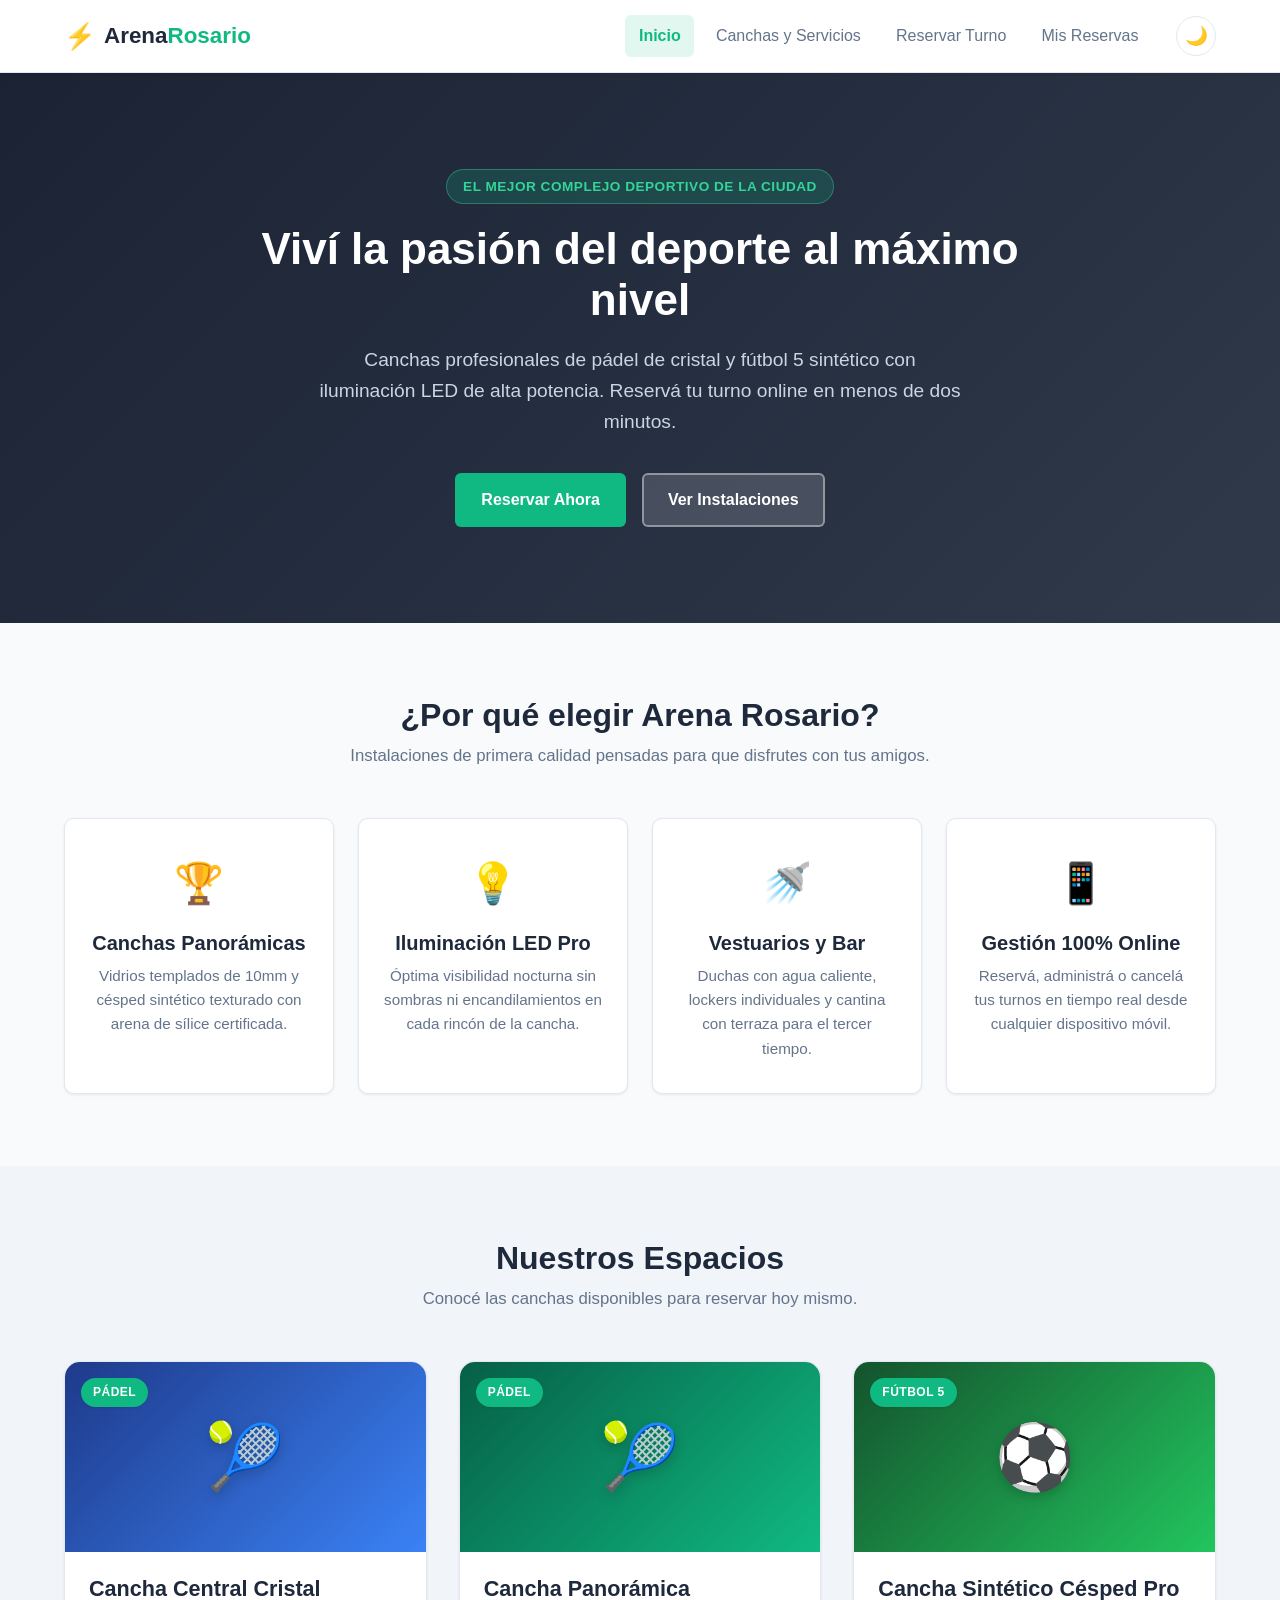
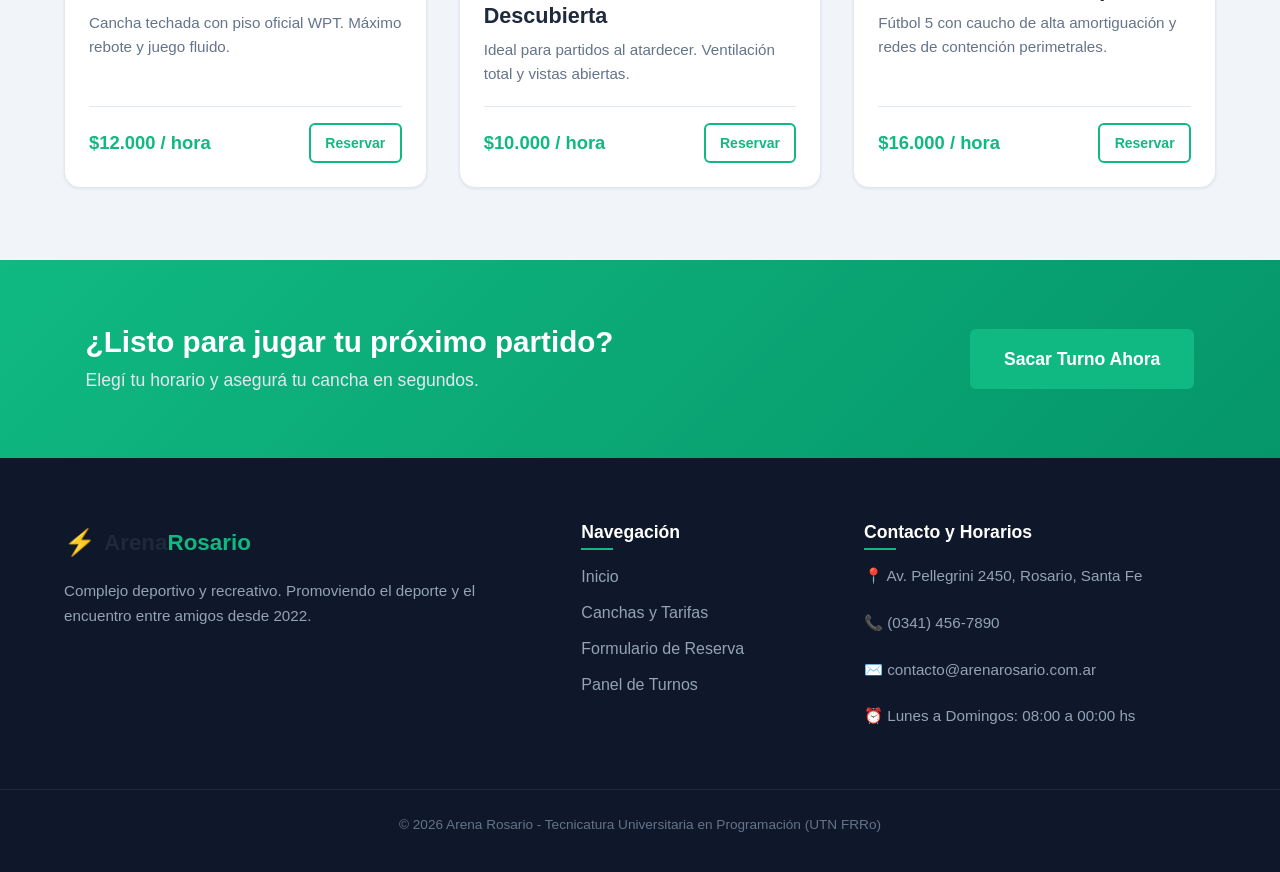
<file: index.html>
<!DOCTYPE html>
<html lang="es">
<head>
    <meta charset="UTF-8">
    <meta http-equiv="X-UA-Compatible" content="IE=edge">
    <meta name="viewport" content="width=device-width, initial-scale=1.0">
    <title>Arena Rosario | Complejo de Pádel y Fútbol</title>
    <!-- Favicon -->
    <link rel="icon" href="assets/icons/favicon.svg" type="image/svg+xml">
    <!-- Estilos CSS nativos (sin frameworks) -->
    <link rel="stylesheet" href="css/base.css">
    <link rel="stylesheet" href="css/layout.css">
    <link rel="stylesheet" href="css/components.css">
</head>
<body>

    <!-- Encabezado principal y Navegación -->
    <header class="main-header">
        <div class="header-container">
            <a href="index.html" class="logo">
                <span class="logo-icon">⚡</span>
                <span class="logo-text">Arena<strong>Rosario</strong></span>
            </a>

            <!-- Botón menú hamburguesa (Mobile / Tablet) -->
            <button class="menu-toggle" id="btn-menu" aria-label="Abrir menú de navegación">
                <span class="hamburger-bar"></span>
                <span class="hamburger-bar"></span>
                <span class="hamburger-bar"></span>
            </button>

            <!-- Barra de navegación -->
            <nav class="main-nav" id="main-nav">
                <ul class="nav-list">
                    <li><a href="index.html" class="nav-link active">Inicio</a></li>
                    <li><a href="pages/servicios.html" class="nav-link">Canchas y Servicios</a></li>
                    <li><a href="pages/reservar.html" class="nav-link">Reservar Turno</a></li>
                    <li><a href="pages/mis-reservas.html" class="nav-link">Mis Reservas</a></li>
                </ul>

                <!-- Selector de Modo Oscuro / Claro -->
                <button class="theme-toggle" id="btn-theme" title="Cambiar modo de color">
                    <span class="theme-icon" id="theme-icon">🌙</span>
                </button>
            </nav>
        </div>
    </header>

    <!-- Contenido principal -->
    <main>
        <!-- Hero Section con CTA -->
        <section class="hero-section">
            <div class="hero-content">
                <span class="hero-badge">El mejor complejo deportivo de la ciudad</span>
                <h1 class="hero-title">Viví la pasión del deporte al máximo nivel</h1>
                <p class="hero-subtitle">
                    Canchas profesionales de pádel de cristal y fútbol 5 sintético con iluminación LED de alta potencia.
                    Reservá tu turno online en menos de dos minutos.
                </p>
                <div class="hero-actions">
                    <a href="pages/reservar.html" class="btn btn-primary">Reservar Ahora</a>
                    <a href="pages/servicios.html" class="btn btn-secondary">Ver Instalaciones</a>
                </div>
            </div>
        </section>

        <!-- Sección de Beneficios / Características (Flexbox) -->
        <section class="section container">
            <header class="section-header">
                <h2>¿Por qué elegir Arena Rosario?</h2>
                <p>Instalaciones de primera calidad pensadas para que disfrutes con tus amigos.</p>
            </header>

            <div class="features-flex">
                <article class="feature-card">
                    <div class="feature-icon">🏆</div>
                    <h3>Canchas Panorámicas</h3>
                    <p>Vidrios templados de 10mm y césped sintético texturado con arena de sílice certificada.</p>
                </article>

                <article class="feature-card">
                    <div class="feature-icon">💡</div>
                    <h3>Iluminación LED Pro</h3>
                    <p>Óptima visibilidad nocturna sin sombras ni encandilamientos en cada rincón de la cancha.</p>
                </article>

                <article class="feature-card">
                    <div class="feature-icon">🚿</div>
                    <h3>Vestuarios y Bar</h3>
                    <p>Duchas con agua caliente, lockers individuales y cantina con terraza para el tercer tiempo.</p>
                </article>

                <article class="feature-card">
                    <div class="feature-icon">📱</div>
                    <h3>Gestión 100% Online</h3>
                    <p>Reservá, administrá o cancelá tus turnos en tiempo real desde cualquier dispositivo móvil.</p>
                </article>
            </div>
        </section>

        <!-- Sección de Espacios Destacados (CSS Grid) -->
        <section class="section section-alt">
            <div class="container">
                <header class="section-header">
                    <h2>Nuestros Espacios</h2>
                    <p>Conocé las canchas disponibles para reservar hoy mismo.</p>
                </header>

                <div class="courts-grid">
                    <article class="court-card">
                        <div class="court-badge">Pádel</div>
                        <div class="court-image-placeholder court-padel-1">
                            <span class="court-img-icon">🎾</span>
                        </div>
                        <div class="court-info">
                            <h3>Cancha Central Cristal</h3>
                            <p>Cancha techada con piso oficial WPT. Máximo rebote y juego fluido.</p>
                            <div class="court-meta">
                                <span class="court-price">$12.000 / hora</span>
                                <a href="pages/reservar.html" class="btn btn-sm btn-outline">Reservar</a>
                            </div>
                        </div>
                    </article>

                    <article class="court-card">
                        <div class="court-badge">Pádel</div>
                        <div class="court-image-placeholder court-padel-2">
                            <span class="court-img-icon">🎾</span>
                        </div>
                        <div class="court-info">
                            <h3>Cancha Panorámica Descubierta</h3>
                            <p>Ideal para partidos al atardecer. Ventilación total y vistas abiertas.</p>
                            <div class="court-meta">
                                <span class="court-price">$10.000 / hora</span>
                                <a href="pages/reservar.html" class="btn btn-sm btn-outline">Reservar</a>
                            </div>
                        </div>
                    </article>

                    <article class="court-card">
                        <div class="court-badge">Fútbol 5</div>
                        <div class="court-image-placeholder court-futbol">
                            <span class="court-img-icon">⚽</span>
                        </div>
                        <div class="court-info">
                            <h3>Cancha Sintético Césped Pro</h3>
                            <p>Fútbol 5 con caucho de alta amortiguación y redes de contención perimetrales.</p>
                            <div class="court-meta">
                                <span class="court-price">$16.000 / hora</span>
                                <a href="pages/reservar.html" class="btn btn-sm btn-outline">Reservar</a>
                            </div>
                        </div>
                    </article>
                </div>
            </div>
        </section>

        <!-- Llamado a la acción inferior (Banner CTA) -->
        <section class="cta-banner">
            <div class="container cta-container">
                <div>
                    <h2>¿Listo para jugar tu próximo partido?</h2>
                    <p>Elegí tu horario y asegurá tu cancha en segundos.</p>
                </div>
                <a href="pages/reservar.html" class="btn btn-primary btn-lg">Sacar Turno Ahora</a>
            </div>
        </section>
    </main>

    <!-- Pie de página semántico -->
    <footer class="main-footer">
        <div class="container footer-grid">
            <div class="footer-col">
                <div class="logo">
                    <span class="logo-icon">⚡</span>
                    <span class="logo-text">Arena<strong>Rosario</strong></span>
                </div>
                <p class="footer-desc">
                    Complejo deportivo y recreativo. Promoviendo el deporte y el encuentro entre amigos desde 2022.
                </p>
            </div>

            <div class="footer-col">
                <h4>Navegación</h4>
                <ul class="footer-links">
                    <li><a href="index.html">Inicio</a></li>
                    <li><a href="pages/servicios.html">Canchas y Tarifas</a></li>
                    <li><a href="pages/reservar.html">Formulario de Reserva</a></li>
                    <li><a href="pages/mis-reservas.html">Panel de Turnos</a></li>
                </ul>
            </div>

            <div class="footer-col">
                <h4>Contacto y Horarios</h4>
                <address class="footer-address">
                    <p>📍 Av. Pellegrini 2450, Rosario, Santa Fe</p>
                    <p>📞 (0341) 456-7890</p>
                    <p>✉️ contacto@arenarosario.com.ar</p>
                    <p>⏰ Lunes a Domingos: 08:00 a 00:00 hs</p>
                </address>
            </div>
        </div>

        <div class="footer-bottom">
            <p>&copy; 2026 Arena Rosario - Tecnicatura Universitaria en Programación (UTN FRRo)</p>
        </div>
    </footer>

    <!-- Script de interactividad básica (menú y tema) -->
    <script src="js/main.js"></script>
</body>
</html>
</file>
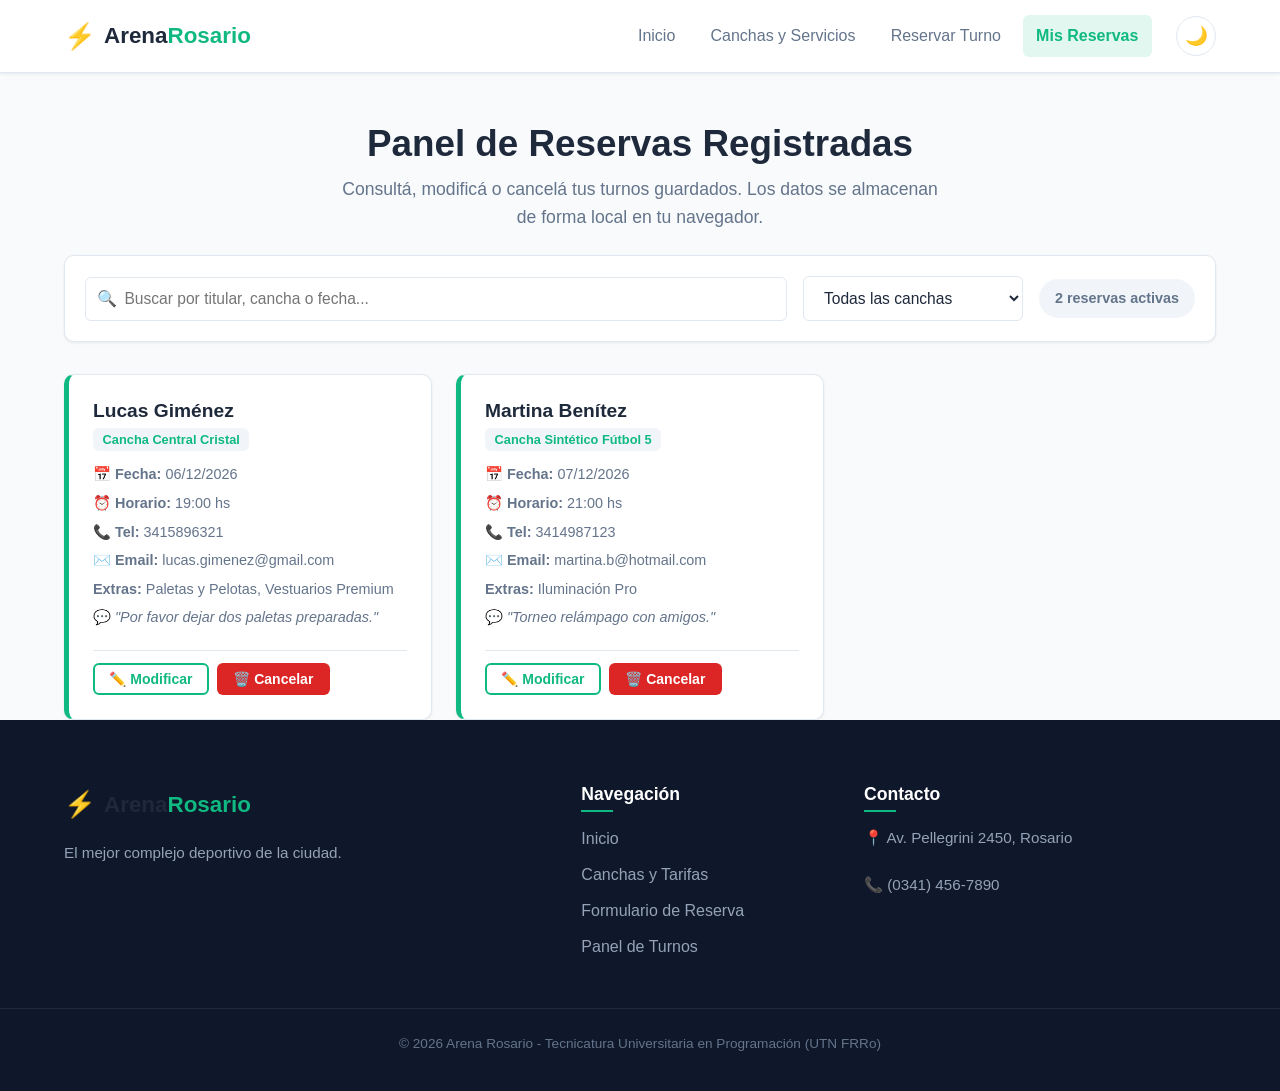
<file: pages/mis-reservas.html>
<!DOCTYPE html>
<html lang="es">
<head>
    <meta charset="UTF-8">
    <meta http-equiv="X-UA-Compatible" content="IE=edge">
    <meta name="viewport" content="width=device-width, initial-scale=1.0">
    <title>Mis Reservas | Arena Rosario</title>
    <link rel="icon" href="../assets/icons/favicon.svg" type="image/svg+xml">
    <!-- Estilos CSS nativos -->
    <link rel="stylesheet" href="../css/base.css">
    <link rel="stylesheet" href="../css/layout.css">
    <link rel="stylesheet" href="../css/components.css">
    <link rel="stylesheet" href="../css/form.css">
</head>
<body>

    <!-- Header y Navegación -->
    <header class="main-header">
        <div class="header-container">
            <a href="../index.html" class="logo">
                <span class="logo-icon">⚡</span>
                <span class="logo-text">Arena<strong>Rosario</strong></span>
            </a>

            <button class="menu-toggle" id="btn-menu" aria-label="Abrir menú de navegación">
                <span class="hamburger-bar"></span>
                <span class="hamburger-bar"></span>
                <span class="hamburger-bar"></span>
            </button>

            <nav class="main-nav" id="main-nav">
                <ul class="nav-list">
                    <li><a href="../index.html" class="nav-link">Inicio</a></li>
                    <li><a href="servicios.html" class="nav-link">Canchas y Servicios</a></li>
                    <li><a href="reservar.html" class="nav-link">Reservar Turno</a></li>
                    <li><a href="mis-reservas.html" class="nav-link active">Mis Reservas</a></li>
                </ul>

                <button class="theme-toggle" id="btn-theme" title="Cambiar modo de color">
                    <span class="theme-icon" id="theme-icon">🌙</span>
                </button>
            </nav>
        </div>
    </header>

    <main>
        <section class="page-header container">
            <h1>Panel de Reservas Registradas</h1>
            <p>Consultá, modificá o cancelá tus turnos guardados. Los datos se almacenan de forma local en tu navegador.</p>
        </section>

        <!-- Barra de herramientas (Buscador + Filtros + Contador) -->
        <section class="container">
            <div class="panel-toolbar">
                <div class="search-box">
                    <span class="search-icon">🔍</span>
                    <input type="text" id="input-buscar" class="form-control" placeholder="Buscar por titular, cancha o fecha...">
                </div>

                <div class="filter-box">
                    <label for="filtro-cancha" class="visually-hidden">Filtrar por cancha</label>
                    <select id="filtro-cancha" class="form-control">
                        <option value="todas">Todas las canchas</option>
                        <option value="Cancha Central Cristal">Cancha Central Cristal</option>
                        <option value="Cancha Panorámica Abierta">Cancha Panorámica Abierta</option>
                        <option value="Cancha Sintético Fútbol 5">Cancha Fútbol 5</option>
                    </select>
                </div>

                <div class="panel-stats">
                    <span class="stats-badge" id="stats-total">0 reservas activas</span>
                </div>
            </div>

            <!-- Alerta de notificaciones del CRUD -->
            <div class="alert hidden" id="panel-alert" role="alert"></div>

            <!-- Contenedor dinámico de reservas (se inyecta vía JS desde LocalStorage) -->
            <div class="reservas-grid" id="contenedor-reservas">
                <!-- Estado vacío por defecto -->
                <div class="empty-state" id="empty-state">
                    <div class="empty-icon">📅</div>
                    <h3>No tenés reservas registradas</h3>
                    <p>Cuando confirmes un turno desde el formulario, aparecerá listado aquí con opciones para editar o cancelar.</p>
                    <a href="reservar.html" class="btn btn-primary">Reservar mi primer turno</a>
                </div>
            </div>
        </section>

        <!-- Modal para Editar Reserva (CRUD Update) -->
        <div class="modal-backdrop hidden" id="modal-edicion">
            <div class="modal-dialog">
                <header class="modal-header">
                    <h3>Modificar Reserva</h3>
                    <button class="modal-close" id="btn-cerrar-modal" aria-label="Cerrar ventana">&times;</button>
                </header>

                <form id="form-editar" class="modal-body" novalidate>
                    <input type="hidden" id="edit-id">

                    <div class="form-group">
                        <label for="edit-nombre">Nombre y Apellido *</label>
                        <input type="text" id="edit-nombre" class="form-control" required>
                    </div>

                    <div class="form-grid-2">
                        <div class="form-group">
                            <label for="edit-fecha">Fecha del Turno *</label>
                            <input type="date" id="edit-fecha" class="form-control" required>
                        </div>
                        <div class="form-group">
                            <label for="edit-horario">Horario *</label>
                            <select id="edit-horario" class="form-control" required>
                                <option value="17:00">17:00 a 18:00 hs</option>
                                <option value="18:00">18:00 a 19:00 hs</option>
                                <option value="19:00">19:00 a 20:00 hs</option>
                                <option value="20:00">20:00 a 21:00 hs</option>
                                <option value="21:00">21:00 a 22:00 hs</option>
                                <option value="22:00">22:00 a 23:00 hs</option>
                            </select>
                        </div>
                    </div>

                    <div class="form-group">
                        <label for="edit-cancha">Cancha *</label>
                        <select id="edit-cancha" class="form-control" required>
                            <option value="Cancha Central Cristal">🎾 Cancha Central Cristal ($12.000)</option>
                            <option value="Cancha Panorámica Abierta">🎾 Cancha Panorámica Abierta ($10.000)</option>
                            <option value="Cancha Sintético Fútbol 5">⚽ Cancha Fútbol 5 ($16.000)</option>
                        </select>
                    </div>

                    <footer class="modal-footer">
                        <button type="button" class="btn btn-secondary" id="btn-cancelar-modal">Cancelar</button>
                        <button type="submit" class="btn btn-primary" id="btn-guardar-modal">Guardar Cambios</button>
                    </footer>
                </form>
            </div>
        </div>
    </main>

    <footer class="main-footer">
        <div class="container footer-grid">
            <div class="footer-col">
                <div class="logo">
                    <span class="logo-icon">⚡</span>
                    <span class="logo-text">Arena<strong>Rosario</strong></span>
                </div>
                <p class="footer-desc">El mejor complejo deportivo de la ciudad.</p>
            </div>
            <div class="footer-col">
                <h4>Navegación</h4>
                <ul class="footer-links">
                    <li><a href="../index.html">Inicio</a></li>
                    <li><a href="servicios.html">Canchas y Tarifas</a></li>
                    <li><a href="reservar.html">Formulario de Reserva</a></li>
                    <li><a href="mis-reservas.html">Panel de Turnos</a></li>
                </ul>
            </div>
            <div class="footer-col">
                <h4>Contacto</h4>
                <address class="footer-address">
                    <p>📍 Av. Pellegrini 2450, Rosario</p>
                    <p>📞 (0341) 456-7890</p>
                </address>
            </div>
        </div>
        <div class="footer-bottom">
            <p>&copy; 2026 Arena Rosario - Tecnicatura Universitaria en Programación (UTN FRRo)</p>
        </div>
    </footer>

    <script src="../js/main.js"></script>
    <script src="../js/reservasCrud.js"></script>
</body>
</html>
</file>
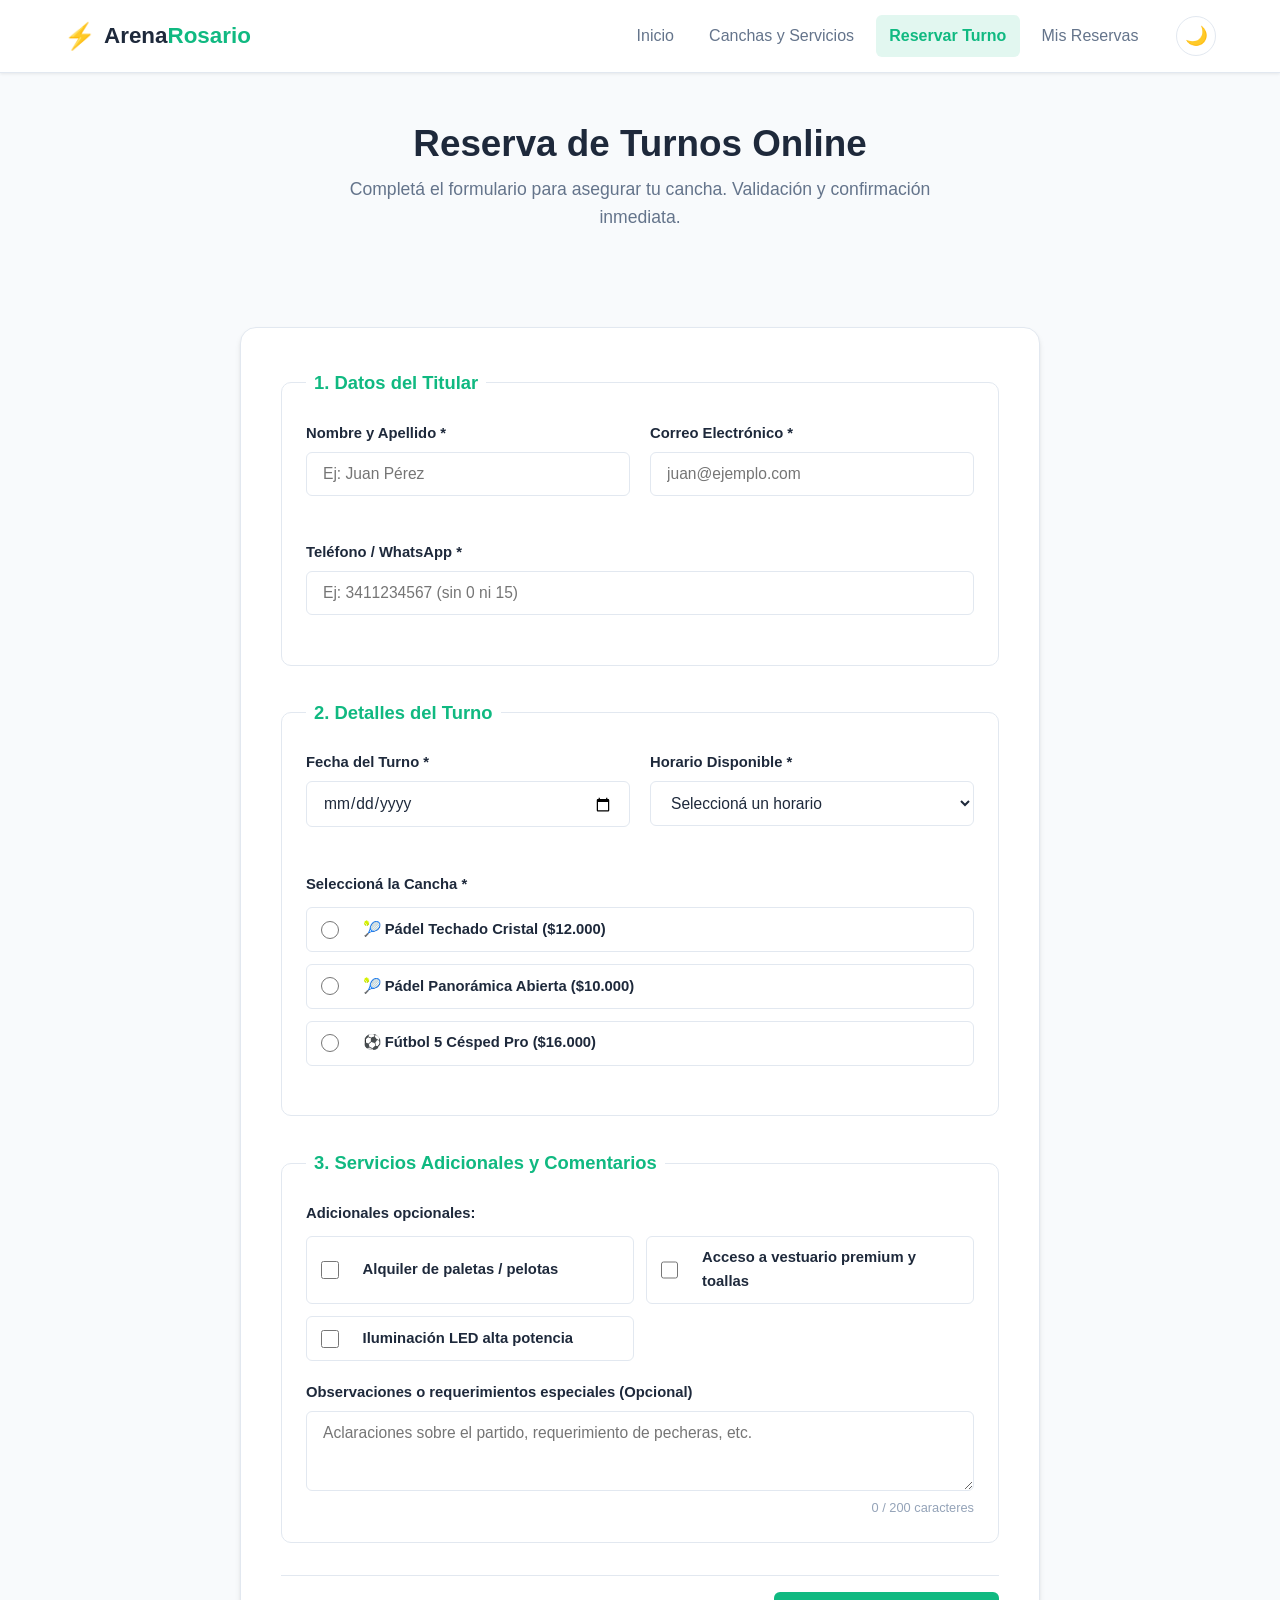
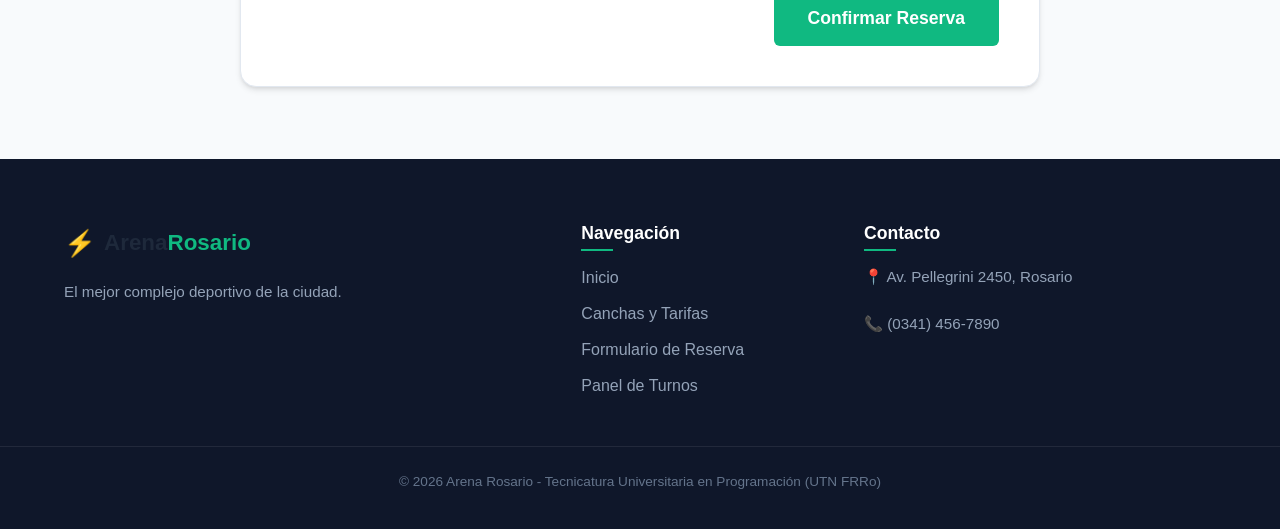
<file: pages/reservar.html>
<!DOCTYPE html>
<html lang="es">
<head>
    <meta charset="UTF-8">
    <meta http-equiv="X-UA-Compatible" content="IE=edge">
    <meta name="viewport" content="width=device-width, initial-scale=1.0">
    <title>Reservar Turno | Arena Rosario</title>
    <link rel="icon" href="../assets/icons/favicon.svg" type="image/svg+xml">
    <!-- Estilos CSS nativos -->
    <link rel="stylesheet" href="../css/base.css">
    <link rel="stylesheet" href="../css/layout.css">
    <link rel="stylesheet" href="../css/components.css">
    <link rel="stylesheet" href="../css/form.css">
</head>
<body>

    <!-- Header y Navegación -->
    <header class="main-header">
        <div class="header-container">
            <a href="../index.html" class="logo">
                <span class="logo-icon">⚡</span>
                <span class="logo-text">Arena<strong>Rosario</strong></span>
            </a>

            <button class="menu-toggle" id="btn-menu" aria-label="Abrir menú de navegación">
                <span class="hamburger-bar"></span>
                <span class="hamburger-bar"></span>
                <span class="hamburger-bar"></span>
            </button>

            <nav class="main-nav" id="main-nav">
                <ul class="nav-list">
                    <li><a href="../index.html" class="nav-link">Inicio</a></li>
                    <li><a href="servicios.html" class="nav-link">Canchas y Servicios</a></li>
                    <li><a href="reservar.html" class="nav-link active">Reservar Turno</a></li>
                    <li><a href="mis-reservas.html" class="nav-link">Mis Reservas</a></li>
                </ul>

                <button class="theme-toggle" id="btn-theme" title="Cambiar modo de color">
                    <span class="theme-icon" id="theme-icon">🌙</span>
                </button>
            </nav>
        </div>
    </header>

    <main>
        <section class="page-header container">
            <h1>Reserva de Turnos Online</h1>
            <p>Completá el formulario para asegurar tu cancha. Validación y confirmación inmediata.</p>
        </section>

        <!-- Contenedor del Formulario con diseño CSS Grid/Flex -->
        <section class="section container">
            <div class="form-wrapper">

                <!-- Mensaje de alerta general (éxito o error) -->
                <div class="alert hidden" id="form-alert" role="alert"></div>

                <form id="form-reserva" class="booking-form" novalidate>
                    
                    <!-- 1. Datos personales (Fieldset) -->
                    <fieldset class="form-fieldset">
                        <legend>1. Datos del Titular</legend>

                        <div class="form-grid-2">
                            <!-- Campo 1: Nombre y Apellido (text) -->
                            <div class="form-group" id="group-nombre">
                                <label for="nombre">Nombre y Apellido *</label>
                                <input type="text" id="nombre" name="nombre" class="form-control" placeholder="Ej: Juan Pérez" required>
                                <span class="feedback-message" id="msg-nombre"></span>
                            </div>

                            <!-- Campo 2: Email (email) -->
                            <div class="form-group" id="group-email">
                                <label for="email">Correo Electrónico *</label>
                                <input type="email" id="email" name="email" class="form-control" placeholder="juan@ejemplo.com" required>
                                <span class="feedback-message" id="msg-email"></span>
                            </div>
                        </div>

                        <!-- Campo 3: Teléfono (tel) -->
                        <div class="form-group" id="group-telefono">
                            <label for="telefono">Teléfono / WhatsApp *</label>
                            <input type="tel" id="telefono" name="telefono" class="form-control" placeholder="Ej: 3411234567 (sin 0 ni 15)" required>
                            <span class="feedback-message" id="msg-telefono"></span>
                        </div>
                    </fieldset>

                    <!-- 2. Datos de la Cancha y Horario (Fieldset) -->
                    <fieldset class="form-fieldset">
                        <legend>2. Detalles del Turno</legend>

                        <div class="form-grid-2">
                            <!-- Campo 4: Fecha (date) -->
                            <div class="form-group" id="group-fecha">
                                <label for="fecha">Fecha del Turno *</label>
                                <input type="date" id="fecha" name="fecha" class="form-control" required>
                                <span class="feedback-message" id="msg-fecha"></span>
                            </div>

                            <!-- Campo 5: Horario (select) -->
                            <div class="form-group" id="group-horario">
                                <label for="horario">Horario Disponible *</label>
                                <select id="horario" name="horario" class="form-control" required>
                                    <option value="" disabled selected>Seleccioná un horario</option>
                                    <option value="17:00">17:00 a 18:00 hs</option>
                                    <option value="18:00">18:00 a 19:00 hs</option>
                                    <option value="19:00">19:00 a 20:00 hs</option>
                                    <option value="20:00">20:00 a 21:00 hs</option>
                                    <option value="21:00">21:00 a 22:00 hs</option>
                                    <option value="22:00">22:00 a 23:00 hs</option>
                                </select>
                                <span class="feedback-message" id="msg-horario"></span>
                            </div>
                        </div>

                        <!-- Campo 6: Cancha / Espacio (radio group) -->
                        <div class="form-group" id="group-cancha">
                            <label class="label-group">Seleccioná la Cancha *</label>
                            <div class="radio-options-flex">
                                <label class="radio-label">
                                    <input type="radio" name="cancha" value="Cancha Central Cristal" required>
                                    <span class="radio-custom"></span>
                                    <span>🎾 Pádel Techado Cristal ($12.000)</span>
                                </label>
                                <label class="radio-label">
                                    <input type="radio" name="cancha" value="Cancha Panorámica Abierta">
                                    <span class="radio-custom"></span>
                                    <span>🎾 Pádel Panorámica Abierta ($10.000)</span>
                                </label>
                                <label class="radio-label">
                                    <input type="radio" name="cancha" value="Cancha Sintético Fútbol 5">
                                    <span class="radio-custom"></span>
                                    <span>⚽ Fútbol 5 Césped Pro ($16.000)</span>
                                </label>
                            </div>
                            <span class="feedback-message" id="msg-cancha"></span>
                        </div>
                    </fieldset>

                    <!-- 3. Adicionales y Notas (Fieldset) -->
                    <fieldset class="form-fieldset">
                        <legend>3. Servicios Adicionales y Comentarios</legend>

                        <!-- Campo 7: Servicios Adicionales (checkbox group) -->
                        <div class="form-group" id="group-adicionales">
                            <label class="label-group">Adicionales opcionales:</label>
                            <div class="checkbox-options-grid">
                                <label class="checkbox-label">
                                    <input type="checkbox" name="adicionales" value="Paletas y Pelotas">
                                    <span class="checkbox-custom"></span>
                                    <span>Alquiler de paletas / pelotas</span>
                                </label>
                                <label class="checkbox-label">
                                    <input type="checkbox" name="adicionales" value="Vestuarios Premium">
                                    <span class="checkbox-custom"></span>
                                    <span>Acceso a vestuario premium y toallas</span>
                                </label>
                                <label class="checkbox-label">
                                    <input type="checkbox" name="adicionales" value="Iluminación Pro">
                                    <span class="checkbox-custom"></span>
                                    <span>Iluminación LED alta potencia</span>
                                </label>
                            </div>
                        </div>

                        <!-- Campo 8: Observaciones (textarea) -->
                        <div class="form-group" id="group-notas">
                            <label for="notas">Observaciones o requerimientos especiales (Opcional)</label>
                            <textarea id="notas" name="notas" rows="3" class="form-control" placeholder="Aclaraciones sobre el partido, requerimiento de pecheras, etc."></textarea>
                            <span class="char-counter" id="notas-counter">0 / 200 caracteres</span>
                        </div>
                    </fieldset>

                    <!-- Botones de Acción -->
                    <div class="form-actions">
                        <button type="reset" class="btn btn-secondary" id="btn-reset">Limpiar Formulario</button>
                        <button type="submit" class="btn btn-primary btn-lg" id="btn-submit">Confirmar Reserva</button>
                    </div>
                </form>

            </div>
        </section>
    </main>

    <footer class="main-footer">
        <div class="container footer-grid">
            <div class="footer-col">
                <div class="logo">
                    <span class="logo-icon">⚡</span>
                    <span class="logo-text">Arena<strong>Rosario</strong></span>
                </div>
                <p class="footer-desc">El mejor complejo deportivo de la ciudad.</p>
            </div>
            <div class="footer-col">
                <h4>Navegación</h4>
                <ul class="footer-links">
                    <li><a href="../index.html">Inicio</a></li>
                    <li><a href="servicios.html">Canchas y Tarifas</a></li>
                    <li><a href="reservar.html">Formulario de Reserva</a></li>
                    <li><a href="mis-reservas.html">Panel de Turnos</a></li>
                </ul>
            </div>
            <div class="footer-col">
                <h4>Contacto</h4>
                <address class="footer-address">
                    <p>📍 Av. Pellegrini 2450, Rosario</p>
                    <p>📞 (0341) 456-7890</p>
                </address>
            </div>
        </div>
        <div class="footer-bottom">
            <p>&copy; 2026 Arena Rosario - Tecnicatura Universitaria en Programación (UTN FRRo)</p>
        </div>
    </footer>

    <script src="../js/main.js"></script>
    <script src="../js/validaciones.js"></script>
</body>
</html>
</file>
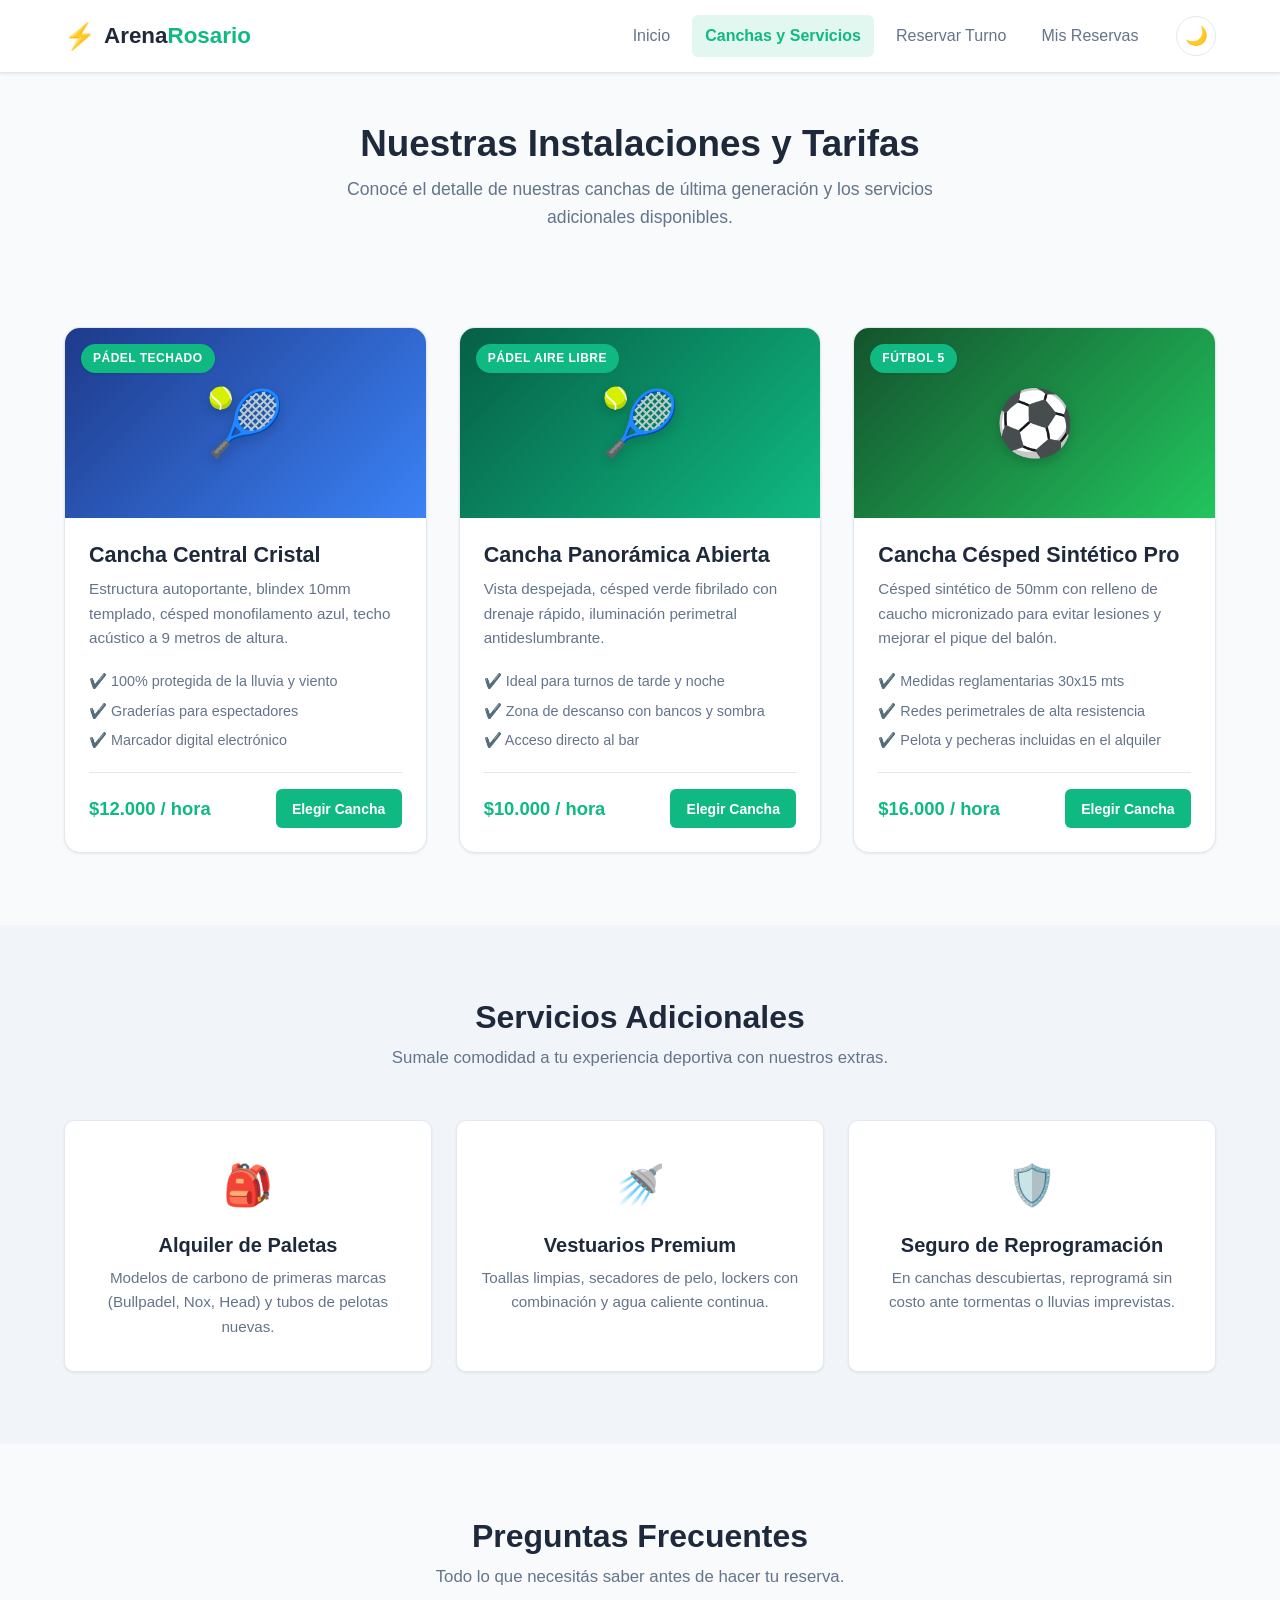
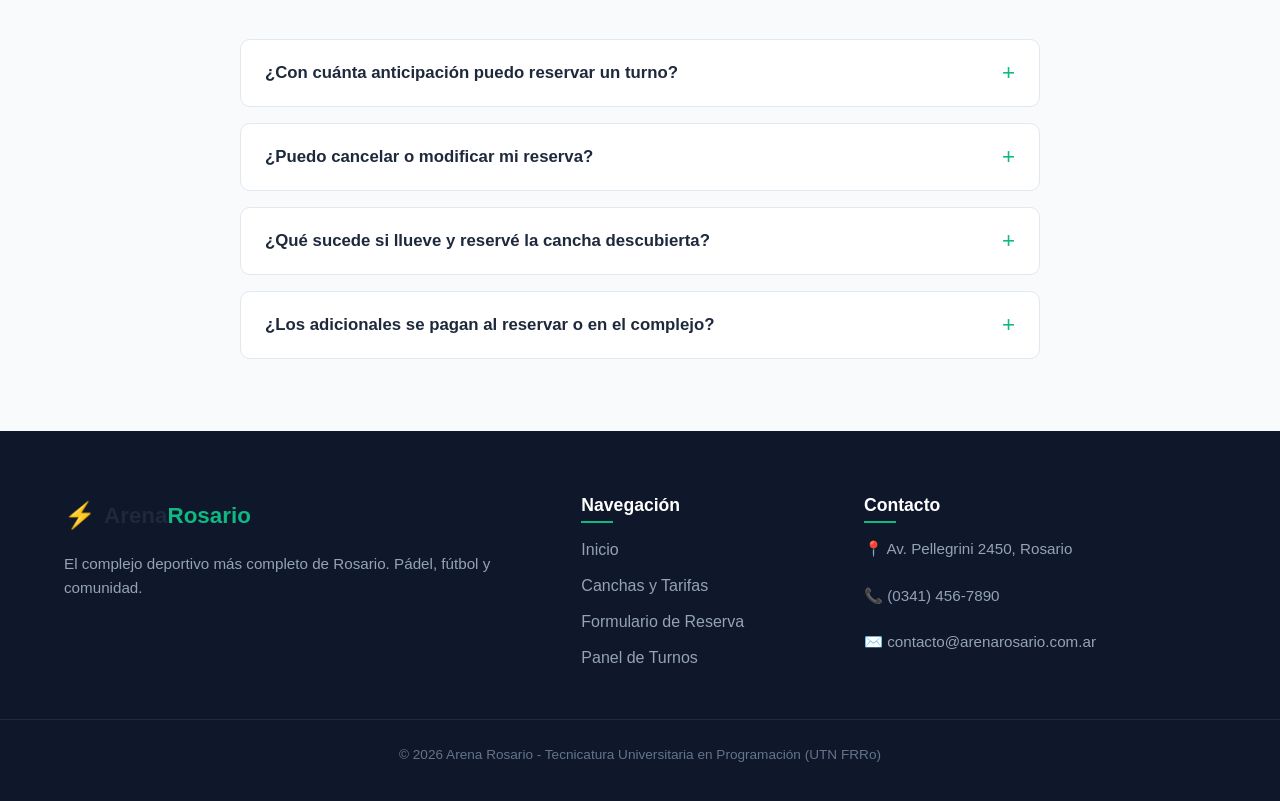
<file: pages/servicios.html>
<!DOCTYPE html>
<html lang="es">
<head>
    <meta charset="UTF-8">
    <meta http-equiv="X-UA-Compatible" content="IE=edge">
    <meta name="viewport" content="width=device-width, initial-scale=1.0">
    <title>Canchas y Servicios | Arena Rosario</title>
    <link rel="icon" href="../assets/icons/favicon.svg" type="image/svg+xml">
    <!-- Estilos CSS nativos -->
    <link rel="stylesheet" href="../css/base.css">
    <link rel="stylesheet" href="../css/layout.css">
    <link rel="stylesheet" href="../css/components.css">
</head>
<body>

    <!-- Encabezado y Navegación -->
    <header class="main-header">
        <div class="header-container">
            <a href="../index.html" class="logo">
                <span class="logo-icon">⚡</span>
                <span class="logo-text">Arena<strong>Rosario</strong></span>
            </a>

            <button class="menu-toggle" id="btn-menu" aria-label="Abrir menú de navegación">
                <span class="hamburger-bar"></span>
                <span class="hamburger-bar"></span>
                <span class="hamburger-bar"></span>
            </button>

            <nav class="main-nav" id="main-nav">
                <ul class="nav-list">
                    <li><a href="../index.html" class="nav-link">Inicio</a></li>
                    <li><a href="servicios.html" class="nav-link active">Canchas y Servicios</a></li>
                    <li><a href="reservar.html" class="nav-link">Reservar Turno</a></li>
                    <li><a href="mis-reservas.html" class="nav-link">Mis Reservas</a></li>
                </ul>

                <button class="theme-toggle" id="btn-theme" title="Cambiar modo de color">
                    <span class="theme-icon" id="theme-icon">🌙</span>
                </button>
            </nav>
        </div>
    </header>

    <main>
        <!-- Encabezado de página -->
        <section class="page-header container">
            <h1>Nuestras Instalaciones y Tarifas</h1>
            <p>Conocé el detalle de nuestras canchas de última generación y los servicios adicionales disponibles.</p>
        </section>

        <!-- Grilla de canchas detalladas (CSS Grid) -->
        <section class="section container">
            <div class="courts-grid">
                <!-- Cancha 1 -->
                <article class="court-card court-card-detailed">
                    <div class="court-badge">Pádel Techado</div>
                    <div class="court-image-placeholder court-padel-1">
                        <span class="court-img-icon">🎾</span>
                    </div>
                    <div class="court-info">
                        <h3>Cancha Central Cristal</h3>
                        <p class="court-specs">Estructura autoportante, blindex 10mm templado, césped monofilamento azul, techo acústico a 9 metros de altura.</p>
                        <ul class="court-features-list">
                            <li>✔️ 100% protegida de la lluvia y viento</li>
                            <li>✔️ Graderías para espectadores</li>
                            <li>✔️ Marcador digital electrónico</li>
                        </ul>
                        <div class="court-meta">
                            <span class="court-price">$12.000 / hora</span>
                            <a href="reservar.html" class="btn btn-primary btn-sm">Elegir Cancha</a>
                        </div>
                    </div>
                </article>

                <!-- Cancha 2 -->
                <article class="court-card court-card-detailed">
                    <div class="court-badge">Pádel Aire Libre</div>
                    <div class="court-image-placeholder court-padel-2">
                        <span class="court-img-icon">🎾</span>
                    </div>
                    <div class="court-info">
                        <h3>Cancha Panorámica Abierta</h3>
                        <p class="court-specs">Vista despejada, césped verde fibrilado con drenaje rápido, iluminación perimetral antideslumbrante.</p>
                        <ul class="court-features-list">
                            <li>✔️ Ideal para turnos de tarde y noche</li>
                            <li>✔️ Zona de descanso con bancos y sombra</li>
                            <li>✔️ Acceso directo al bar</li>
                        </ul>
                        <div class="court-meta">
                            <span class="court-price">$10.000 / hora</span>
                            <a href="reservar.html" class="btn btn-primary btn-sm">Elegir Cancha</a>
                        </div>
                    </div>
                </article>

                <!-- Cancha 3 -->
                <article class="court-card court-card-detailed">
                    <div class="court-badge">Fútbol 5</div>
                    <div class="court-image-placeholder court-futbol">
                        <span class="court-img-icon">⚽</span>
                    </div>
                    <div class="court-info">
                        <h3>Cancha Césped Sintético Pro</h3>
                        <p class="court-specs">Césped sintético de 50mm con relleno de caucho micronizado para evitar lesiones y mejorar el pique del balón.</p>
                        <ul class="court-features-list">
                            <li>✔️ Medidas reglamentarias 30x15 mts</li>
                            <li>✔️ Redes perimetrales de alta resistencia</li>
                            <li>✔️ Pelota y pecheras incluidas en el alquiler</li>
                        </ul>
                        <div class="court-meta">
                            <span class="court-price">$16.000 / hora</span>
                            <a href="reservar.html" class="btn btn-primary btn-sm">Elegir Cancha</a>
                        </div>
                    </div>
                </article>
            </div>
        </section>

        <!-- Sección de Servicios Extra (Flexbox) -->
        <section class="section section-alt">
            <div class="container">
                <header class="section-header">
                    <h2>Servicios Adicionales</h2>
                    <p>Sumale comodidad a tu experiencia deportiva con nuestros extras.</p>
                </header>

                <div class="features-flex">
                    <article class="feature-card">
                        <div class="feature-icon">🎒</div>
                        <h3>Alquiler de Paletas</h3>
                        <p>Modelos de carbono de primeras marcas (Bullpadel, Nox, Head) y tubos de pelotas nuevas.</p>
                    </article>

                    <article class="feature-card">
                        <div class="feature-icon">🚿</div>
                        <h3>Vestuarios Premium</h3>
                        <p>Toallas limpias, secadores de pelo, lockers con combinación y agua caliente continua.</p>
                    </article>

                    <article class="feature-card">
                        <div class="feature-icon">🛡️</div>
                        <h3>Seguro de Reprogramación</h3>
                        <p>En canchas descubiertas, reprogramá sin costo ante tormentas o lluvias imprevistas.</p>
                    </article>
                </div>
            </div>
        </section>

        <!-- Sección de Preguntas Frecuentes (Acordeón interactivo) -->
        <section class="section container">
            <header class="section-header">
                <h2>Preguntas Frecuentes</h2>
                <p>Todo lo que necesitás saber antes de hacer tu reserva.</p>
            </header>

            <div class="faq-accordion">
                <!-- Item 1 -->
                <article class="accordion-item">
                    <button class="accordion-header" aria-expanded="false">
                        <span>¿Con cuánta anticipación puedo reservar un turno?</span>
                        <span class="accordion-icon">+</span>
                    </button>
                    <div class="accordion-content">
                        <p>Podés reservar turnos con hasta 14 días de anticipación mediante nuestro sistema online.</p>
                    </div>
                </article>

                <!-- Item 2 -->
                <article class="accordion-item">
                    <button class="accordion-header" aria-expanded="false">
                        <span>¿Puedo cancelar o modificar mi reserva?</span>
                        <span class="accordion-icon">+</span>
                    </button>
                    <div class="accordion-content">
                        <p>Sí, podés editar el horario o cancelar tu turno ingresando a la sección "Mis Reservas" con un mínimo de 4 horas antes del horario fijado.</p>
                    </div>
                </article>

                <!-- Item 3 -->
                <article class="accordion-item">
                    <button class="accordion-header" aria-expanded="false">
                        <span>¿Qué sucede si llueve y reservé la cancha descubierta?</span>
                        <span class="accordion-icon">+</span>
                    </button>
                    <div class="accordion-content">
                        <p>Si las condiciones climáticas impiden jugar, el turno se reprograma automáticamente para otra fecha sin penalidad alguna.</p>
                    </div>
                </article>

                <!-- Item 4 -->
                <article class="accordion-item">
                    <button class="accordion-header" aria-expanded="false">
                        <span>¿Los adicionales se pagan al reservar o en el complejo?</span>
                        <span class="accordion-icon">+</span>
                    </button>
                    <div class="accordion-content">
                        <p>Los adicionales (paletas, vestuarios, bebidas) quedan registrados en tu reserva y se abonan directamente en recepción al ingresar.</p>
                    </div>
                </article>
            </div>
        </section>
    </main>

    <!-- Footer -->
    <footer class="main-footer">
        <div class="container footer-grid">
            <div class="footer-col">
                <div class="logo">
                    <span class="logo-icon">⚡</span>
                    <span class="logo-text">Arena<strong>Rosario</strong></span>
                </div>
                <p class="footer-desc">
                    El complejo deportivo más completo de Rosario. Pádel, fútbol y comunidad.
                </p>
            </div>

            <div class="footer-col">
                <h4>Navegación</h4>
                <ul class="footer-links">
                    <li><a href="../index.html">Inicio</a></li>
                    <li><a href="servicios.html">Canchas y Tarifas</a></li>
                    <li><a href="reservar.html">Formulario de Reserva</a></li>
                    <li><a href="mis-reservas.html">Panel de Turnos</a></li>
                </ul>
            </div>

            <div class="footer-col">
                <h4>Contacto</h4>
                <address class="footer-address">
                    <p>📍 Av. Pellegrini 2450, Rosario</p>
                    <p>📞 (0341) 456-7890</p>
                    <p>✉️ contacto@arenarosario.com.ar</p>
                </address>
            </div>
        </div>

        <div class="footer-bottom">
            <p>&copy; 2026 Arena Rosario - Tecnicatura Universitaria en Programación (UTN FRRo)</p>
        </div>
    </footer>

    <script src="../js/main.js"></script>
</body>
</html>
</file>
<file: css/base.css>
/* ==========================================================================
   BASE.CSS - Resets, Variables y Tipografía Global
   ========================================================================== */

/* 1. Reset básico de caja y márgenes */
*,
*::before,
*::after {
    box-sizing: border-box;
    margin: 0;
    padding: 0;
}

/* 2. Variables CSS personalizadas (Tema Claro por defecto) */
:root {
    /* Paleta de Colores Deportiva */
    --color-primary: #10b981;        /* Verde esmeralda deportivo */
    --color-primary-dark: #059669;   /* Hover verde */
    --color-secondary: #0ea5e9;      /* Azul cielo acento */
    --color-dark: #0f172a;           /* Azul noche profundo */
    --color-dark-light: #1e293b;     /* Azul grisáceo */
    
    /* Fondos y textos */
    --bg-body: #f8fafc;              /* Fondo claro */
    --bg-surface: #ffffff;           /* Fondo tarjetas y componentes */
    --bg-alt: #f1f5f9;               /* Fondo secciones alternadas */
    --text-primary: #1e293b;         /* Texto principal oscuro */
    --text-secondary: #64748b;       /* Texto secundario gris */
    --text-muted: #94a3b8;           /* Texto atenuado */
    --border-color: #e2e8f0;         /* Bordes tenues */

    /* Estados de validación */
    --color-success: #16a34a;
    --color-error: #dc2626;
    --color-warning: #f59e0b;

    /* Sombras y radios */
    --radius-sm: 6px;
    --radius-md: 10px;
    --radius-lg: 16px;
    --radius-full: 9999px;
    --shadow-sm: 0 1px 3px rgba(0, 0, 0, 0.08);
    --shadow-md: 0 4px 6px -1px rgba(0, 0, 0, 0.1), 0 2px 4px -2px rgba(0, 0, 0, 0.1);
    --shadow-lg: 0 10px 15px -3px rgba(0, 0, 0, 0.1), 0 4px 6px -4px rgba(0, 0, 0, 0.1);

    /* Tipografía */
    --font-main: -apple-system, BlinkMacSystemFont, "Segoe UI", Roboto, Helvetica, Arial, sans-serif;
    
    /* Transiciones */
    --transition-fast: 0.2s ease;
    --transition-normal: 0.3s ease;
}

/* 3. Variables para Modo Oscuro (.dark-mode) */
body.dark-mode {
    --bg-body: #0b1120;
    --bg-surface: #1e293b;
    --bg-alt: #131c31;
    --text-primary: #f8fafc;
    --text-secondary: #cbd5e1;
    --text-muted: #64748b;
    --border-color: #334155;
    --shadow-sm: 0 1px 3px rgba(0, 0, 0, 0.4);
    --shadow-md: 0 4px 6px -1px rgba(0, 0, 0, 0.5);
    --shadow-lg: 0 10px 20px -3px rgba(0, 0, 0, 0.6);
}

/* 4. Estilos base del documento */
html {
    scroll-behavior: smooth;
    font-size: 16px;
}

body {
    font-family: var(--font-main);
    background-color: var(--bg-body);
    color: var(--text-primary);
    line-height: 1.6;
    min-height: 100vh;
    display: flex;
    flex-direction: column;
    transition: background-color var(--transition-normal), color var(--transition-normal);
}

main {
    flex: 1; /* Empuja el footer siempre abajo */
}

/* Tipografía de títulos */
h1, h2, h3, h4 {
    color: var(--text-primary);
    font-weight: 700;
    line-height: 1.25;
}

p {
    margin-bottom: 0.75rem;
}

a {
    color: var(--color-primary);
    text-decoration: none;
    transition: color var(--transition-fast);
}

a:hover {
    color: var(--color-primary-dark);
}

/* 5. Clases de utilidad */
.container {
    width: 90%;
    max-width: 1200px;
    margin: 0 auto;
}

.visually-hidden {
    position: absolute;
    width: 1px;
    height: 1px;
    padding: 0;
    margin: -1px;
    overflow: hidden;
    clip: rect(0, 0, 0, 0);
    border: 0;
}

.hidden {
    display: none !important;
}
</file>
<file: css/layout.css>
/* ==========================================================================
   LAYOUT.CSS - Maquetación con CSS Grid y Flexbox (Sin frameworks)
   ========================================================================== */

/* 1. Encabezado principal (Header Sticky con Flexbox) */
.main-header {
    position: sticky;
    top: 0;
    z-index: 100;
    background-color: var(--bg-surface);
    border-bottom: 1px solid var(--border-color);
    box-shadow: var(--shadow-sm);
    transition: background-color var(--transition-normal), border-color var(--transition-normal);
}

.header-container {
    width: 90%;
    max-width: 1200px;
    margin: 0 auto;
    height: 72px;
    display: flex;
    justify-content: space-between;
    align-items: center;
}

/* Logotipo */
.logo {
    display: flex;
    align-items: center;
    gap: 0.5rem;
    font-size: 1.4rem;
    color: var(--text-primary);
    font-weight: 600;
}

.logo-icon {
    font-size: 1.6rem;
    color: var(--color-primary);
}

.logo strong {
    color: var(--color-primary);
}

/* Navegación de escritorio (Flexbox) */
.main-nav {
    display: flex;
    align-items: center;
    gap: 1.5rem;
}

.nav-list {
    display: flex;
    list-style: none;
    align-items: center;
    gap: 0.5rem;
}

.nav-link {
    display: inline-block;
    padding: 0.5rem 0.85rem;
    border-radius: var(--radius-sm);
    color: var(--text-secondary);
    font-weight: 500;
    transition: all var(--transition-fast);
}

.nav-link:hover {
    color: var(--color-primary);
    background-color: var(--bg-alt);
}

.nav-link.active {
    color: var(--color-primary);
    font-weight: 600;
    background-color: rgba(16, 185, 129, 0.12);
}

/* Botón cambio de tema */
.theme-toggle {
    background: none;
    border: 1px solid var(--border-color);
    width: 40px;
    height: 40px;
    border-radius: var(--radius-full);
    display: flex;
    align-items: center;
    justify-content: center;
    cursor: pointer;
    font-size: 1.15rem;
    color: var(--text-primary);
    transition: all var(--transition-fast);
}

.theme-toggle:hover {
    background-color: var(--bg-alt);
    border-color: var(--color-primary);
    transform: rotate(15deg);
}

/* Botón hamburguesa (oculto en escritorio) */
.menu-toggle {
    display: none;
    flex-direction: column;
    justify-content: space-between;
    width: 30px;
    height: 22px;
    background: transparent;
    border: none;
    cursor: pointer;
    padding: 0;
    z-index: 101;
}

.hamburger-bar {
    width: 100%;
    height: 3px;
    background-color: var(--text-primary);
    border-radius: 3px;
    transition: transform var(--transition-normal), opacity var(--transition-normal);
}

/* Animación a cruz (X) del menú hamburguesa */
.menu-toggle.is-active .hamburger-bar:nth-child(1) {
    transform: translateY(9.5px) rotate(45deg);
}

.menu-toggle.is-active .hamburger-bar:nth-child(2) {
    opacity: 0;
}

.menu-toggle.is-active .hamburger-bar:nth-child(3) {
    transform: translateY(-9.5px) rotate(-45deg);
}

/* 2. Secciones Generales */
.section {
    padding: 4.5rem 0;
}

.section-alt {
    background-color: var(--bg-alt);
    transition: background-color var(--transition-normal);
}

.section-header {
    text-align: center;
    max-width: 650px;
    margin: 0 auto 3rem auto;
}

.section-header h2 {
    font-size: 2rem;
    margin-bottom: 0.5rem;
}

.section-header p {
    color: var(--text-secondary);
    font-size: 1.05rem;
}

/* Encabezado de páginas secundarias */
.page-header {
    padding: 3rem 0 1.5rem 0;
    text-align: center;
}

.page-header h1 {
    font-size: 2.3rem;
    margin-bottom: 0.5rem;
}

.page-header p {
    color: var(--text-secondary);
    font-size: 1.1rem;
    max-width: 600px;
    margin: 0 auto;
}

/* 3. Hero Section (Flexbox centrado y degradado moderno) */
.hero-section {
    position: relative;
    padding: 6rem 1.5rem;
    background: linear-gradient(135deg, rgba(15, 23, 42, 0.95), rgba(30, 41, 59, 0.92)),
                url('https://images.unsplash.com/photo-1554068865-24cecd4e34b8?q=80&w=1200&auto=format&fit=crop') center/cover no-repeat;
    color: #ffffff;
    text-align: center;
}

.hero-content {
    max-width: 800px;
    margin: 0 auto;
    display: flex;
    flex-direction: column;
    align-items: center;
    gap: 1.25rem;
}

.hero-badge {
    display: inline-block;
    background-color: rgba(16, 185, 129, 0.2);
    color: #34d399;
    border: 1px solid rgba(52, 211, 153, 0.4);
    padding: 0.35rem 1rem;
    border-radius: var(--radius-full);
    font-size: 0.85rem;
    font-weight: 600;
    letter-spacing: 0.5px;
    text-transform: uppercase;
}

.hero-title {
    font-size: 2.75rem;
    color: #ffffff;
    line-height: 1.15;
}

.hero-subtitle {
    font-size: 1.2rem;
    color: #cbd5e1;
    max-width: 650px;
    margin-bottom: 1rem;
}

.hero-actions {
    display: flex;
    gap: 1rem;
    flex-wrap: wrap;
    justify-content: center;
}

/* 4. Grilla de Beneficios / Features (FLEXBOX) */
.features-flex {
    display: flex;
    flex-wrap: wrap;
    gap: 1.5rem;
    justify-content: center;
}

.feature-card {
    flex: 1 1 240px;
    background-color: var(--bg-surface);
    border: 1px solid var(--border-color);
    border-radius: var(--radius-md);
    padding: 2rem 1.5rem;
    text-align: center;
    box-shadow: var(--shadow-sm);
    transition: transform var(--transition-normal), box-shadow var(--transition-normal), border-color var(--transition-normal);
}

.feature-card:hover {
    transform: translateY(-5px);
    box-shadow: var(--shadow-md);
    border-color: var(--color-primary);
}

.feature-icon {
    font-size: 2.5rem;
    margin-bottom: 1rem;
}

.feature-card h3 {
    font-size: 1.25rem;
    margin-bottom: 0.5rem;
}

.feature-card p {
    color: var(--text-secondary);
    font-size: 0.95rem;
    margin-bottom: 0;
}

/* 5. Grilla de Canchas (CSS GRID) */
.courts-grid {
    display: grid;
    grid-template-columns: repeat(auto-fit, minmax(300px, 1fr));
    gap: 2rem;
}

/* 6. Banner de Llamado a la Acción (CTA) */
.cta-banner {
    background: linear-gradient(135deg, var(--color-primary), var(--color-primary-dark));
    color: #ffffff;
    padding: 4rem 1.5rem;
    text-align: center;
}

.cta-container {
    display: flex;
    align-items: center;
    justify-content: space-between;
    flex-wrap: wrap;
    gap: 1.5rem;
}

.cta-container h2 {
    color: #ffffff;
    font-size: 1.85rem;
    margin-bottom: 0.35rem;
    text-align: left;
}

.cta-container p {
    color: #e2e8f0;
    font-size: 1.1rem;
    margin-bottom: 0;
    text-align: left;
}

/* 7. Pie de Página (CSS GRID) */
.main-footer {
    background-color: var(--color-dark);
    color: #94a3b8;
    padding-top: 4rem;
    margin-top: auto;
}

.footer-grid {
    display: grid;
    grid-template-columns: 2fr 1fr 1.5fr;
    gap: 3rem;
    padding-bottom: 3rem;
}

.footer-desc {
    color: #94a3b8;
    margin-top: 1rem;
    font-size: 0.95rem;
}

.footer-col h4 {
    color: #ffffff;
    font-size: 1.1rem;
    margin-bottom: 1.25rem;
    position: relative;
}

.footer-col h4::after {
    content: "";
    position: absolute;
    bottom: -6px;
    left: 0;
    width: 32px;
    height: 2px;
    background-color: var(--color-primary);
}

.footer-links {
    list-style: none;
    display: flex;
    flex-direction: column;
    gap: 0.65rem;
}

.footer-links a {
    color: #94a3b8;
    transition: color var(--transition-fast);
}

.footer-links a:hover {
    color: var(--color-primary);
    padding-left: 4px;
}

.footer-address {
    font-style: normal;
    display: flex;
    flex-direction: column;
    gap: 0.65rem;
    color: #94a3b8;
    font-size: 0.95rem;
}

.footer-bottom {
    border-top: 1px solid rgba(255, 255, 255, 0.08);
    padding: 1.5rem 0;
    text-align: center;
    font-size: 0.85rem;
    color: #64748b;
}

/* ==========================================================================
   RESPONSIVE DESIGN (3 Breakpoints requeridos por la cátedra)
   ========================================================================== */

/* Breakpoint 1: Escritorio / Desktop (> 1024px)
   - Layout predeterminado arriba con Grids expandidos y máxima amplitud
*/

/* Breakpoint 2: Tablet (768px a 1023px) */
@media screen and (max-width: 1023px) {
    .menu-toggle {
        display: flex;
    }

    .main-nav {
        position: absolute;
        top: 72px;
        left: 0;
        width: 100%;
        background-color: var(--bg-surface);
        border-bottom: 1px solid var(--border-color);
        box-shadow: var(--shadow-md);
        flex-direction: column;
        padding: 1.5rem;
        gap: 1.25rem;
        display: none;
        animation: fadeIn 0.25s ease-out;
    }

    .main-nav.is-open {
        display: flex;
    }

    .nav-list {
        flex-direction: column;
        width: 100%;
        gap: 0.5rem;
    }

    .nav-link {
        width: 100%;
        text-align: center;
        padding: 0.75rem;
    }

    .footer-grid {
        grid-template-columns: 1fr 1fr;
        gap: 2rem;
    }

    .hero-title {
        font-size: 2.3rem;
    }
}

/* Breakpoint 3: Celular / Mobile (< 480px) */
@media screen and (max-width: 480px) {
    .section {
        padding: 3rem 0;
    }

    .hero-section {
        padding: 4rem 1rem;
    }

    .hero-title {
        font-size: 1.85rem;
    }

    .hero-subtitle {
        font-size: 1rem;
    }

    .hero-actions {
        flex-direction: column;
        width: 100%;
    }

    .hero-actions .btn {
        width: 100%;
    }

    .courts-grid {
        grid-template-columns: 1fr;
    }

    .cta-container {
        flex-direction: column;
        text-align: center;
    }

    .cta-container h2,
    .cta-container p {
        text-align: center;
    }

    .cta-container .btn {
        width: 100%;
    }

    .footer-grid {
        grid-template-columns: 1fr;
        gap: 2rem;
        text-align: center;
    }

    .footer-col h4::after {
        left: 50%;
        transform: translateX(-50%);
    }

    .panel-toolbar {
        flex-direction: column;
        align-items: stretch;
    }

    .search-box, .filter-box {
        flex: 1 1 100%;
        width: 100%;
    }

    .form-grid-2 {
        grid-template-columns: minmax(0, 1fr);
    }

    .form-grid-2 > *,
    .form-group {
        min-width: 0;
    }

    .form-wrapper {
        width: 100%;
        max-width: 100%;
        padding: 1.5rem 1rem;
    }

    .form-fieldset {
        min-width: 0;
        padding: 1rem;
    }

    .form-control {
        min-width: 0;
        max-width: 100%;
    }

    .radio-label,
    .checkbox-label {
        min-width: 0;
    }

    .radio-label span,
    .checkbox-label span {
        overflow-wrap: anywhere;
    }

    .form-actions {
        flex-direction: column-reverse;
    }

    .form-actions .btn {
        width: 100%;
    }
}
</file>
<file: css/components.css>
/* ==========================================================================
   COMPONENTS.CSS - Tarjetas, Botones, Acordeón, Modal y Estados
   ========================================================================== */

/* 1. Botones */
.btn {
    display: inline-flex;
    align-items: center;
    justify-content: center;
    font-family: inherit;
    font-size: 1rem;
    font-weight: 600;
    padding: 0.75rem 1.5rem;
    border-radius: var(--radius-sm);
    border: 2px solid transparent;
    cursor: pointer;
    text-align: center;
    transition: all var(--transition-fast);
}

.btn:active {
    transform: scale(0.98);
}

.btn-primary {
    background-color: var(--color-primary);
    color: #ffffff;
}

.btn-primary:hover {
    background-color: var(--color-primary-dark);
    color: #ffffff;
    box-shadow: 0 4px 12px rgba(16, 185, 129, 0.35);
}

.btn-secondary {
    background-color: rgba(255, 255, 255, 0.15);
    color: #ffffff;
    border-color: rgba(255, 255, 255, 0.4);
}

.btn-secondary:hover {
    background-color: rgba(255, 255, 255, 0.25);
    color: #ffffff;
}

.btn-outline {
    background-color: transparent;
    color: var(--color-primary);
    border-color: var(--color-primary);
}

.btn-outline:hover {
    background-color: var(--color-primary);
    color: #ffffff;
}

.btn-sm {
    padding: 0.4rem 0.9rem;
    font-size: 0.875rem;
}

.btn-lg {
    padding: 0.9rem 2rem;
    font-size: 1.1rem;
}

.btn-danger {
    background-color: var(--color-error);
    color: #ffffff;
}

.btn-danger:hover {
    background-color: #b91c1c;
    color: #ffffff;
}

/* 2. Tarjetas de Canchas (Court Cards) */
.court-card {
    position: relative;
    background-color: var(--bg-surface);
    border: 1px solid var(--border-color);
    border-radius: var(--radius-lg);
    overflow: hidden;
    box-shadow: var(--shadow-sm);
    display: flex;
    flex-direction: column;
    transition: transform var(--transition-normal), box-shadow var(--transition-normal);
}

.court-card:hover {
    transform: translateY(-6px);
    box-shadow: var(--shadow-lg);
}

.court-badge {
    position: absolute;
    top: 1rem;
    left: 1rem;
    z-index: 2;
    background-color: var(--color-primary);
    color: #ffffff;
    padding: 0.3rem 0.75rem;
    border-radius: var(--radius-full);
    font-size: 0.75rem;
    font-weight: 700;
    text-transform: uppercase;
    letter-spacing: 0.5px;
    box-shadow: var(--shadow-sm);
}

/* Placeholders con degradados modernos para simular fotos deportivas */
.court-image-placeholder {
    height: 190px;
    display: flex;
    align-items: center;
    justify-content: center;
    position: relative;
}

.court-padel-1 {
    background: linear-gradient(135deg, #1e3a8a, #3b82f6);
}

.court-padel-2 {
    background: linear-gradient(135deg, #065f46, #10b981);
}

.court-futbol {
    background: linear-gradient(135deg, #14532d, #22c55e);
}

.court-img-icon {
    font-size: 4rem;
    filter: drop-shadow(0 4px 6px rgba(0, 0, 0, 0.2));
    transition: transform var(--transition-normal);
}

.court-card:hover .court-img-icon {
    transform: scale(1.15) rotate(5deg);
}

.court-info {
    padding: 1.5rem;
    display: flex;
    flex-direction: column;
    flex: 1;
}

.court-info h3 {
    font-size: 1.35rem;
    margin-bottom: 0.5rem;
}

.court-info p {
    color: var(--text-secondary);
    font-size: 0.95rem;
    margin-bottom: 1.25rem;
    flex: 1;
}

.court-specs {
    font-size: 0.9rem;
    color: var(--text-secondary);
    margin-bottom: 1rem;
}

.court-features-list {
    list-style: none;
    margin-bottom: 1.25rem;
    display: flex;
    flex-direction: column;
    gap: 0.4rem;
    font-size: 0.9rem;
    color: var(--text-secondary);
}

.court-meta {
    display: flex;
    align-items: center;
    justify-content: space-between;
    padding-top: 1rem;
    border-top: 1px solid var(--border-color);
}

.court-price {
    font-weight: 700;
    font-size: 1.15rem;
    color: var(--color-primary);
}

/* 3. Acordeón FAQ Interactivo (CSS + JS) */
.faq-accordion {
    max-width: 800px;
    margin: 0 auto;
    display: flex;
    flex-direction: column;
    gap: 1rem;
}

.accordion-item {
    background-color: var(--bg-surface);
    border: 1px solid var(--border-color);
    border-radius: var(--radius-md);
    overflow: hidden;
    transition: border-color var(--transition-fast), box-shadow var(--transition-fast);
}

.accordion-item.active {
    border-color: var(--color-primary);
    box-shadow: var(--shadow-sm);
}

.accordion-header {
    width: 100%;
    padding: 1.25rem 1.5rem;
    background: none;
    border: none;
    display: flex;
    justify-content: space-between;
    align-items: center;
    cursor: pointer;
    font-size: 1.05rem;
    font-weight: 600;
    color: var(--text-primary);
    text-align: left;
    transition: color var(--transition-fast);
}

.accordion-header:hover {
    color: var(--color-primary);
}

.accordion-icon {
    font-size: 1.4rem;
    font-weight: 400;
    color: var(--color-primary);
    transition: transform var(--transition-normal);
}

.accordion-item.active .accordion-icon {
    transform: rotate(45deg);
}

.accordion-content {
    max-height: 0;
    overflow: hidden;
    transition: max-height 0.35s ease-out, padding 0.35s ease-out;
    padding: 0 1.5rem;
    color: var(--text-secondary);
    font-size: 0.95rem;
}

.accordion-item.active .accordion-content {
    max-height: 200px;
    padding: 0 1.5rem 1.25rem 1.5rem;
}

/* 4. Barra de Alertas (Alert Box) */
.alert {
    padding: 1rem 1.25rem;
    border-radius: var(--radius-sm);
    margin-bottom: 1.5rem;
    font-size: 0.95rem;
    font-weight: 500;
    display: flex;
    align-items: center;
    justify-content: space-between;
    animation: fadeIn 0.3s ease;
}

.alert-success {
    background-color: rgba(22, 163, 74, 0.12);
    color: #15803d;
    border: 1px solid rgba(22, 163, 74, 0.3);
}

.alert-error {
    background-color: rgba(220, 38, 38, 0.12);
    color: #b91c1c;
    border: 1px solid rgba(220, 38, 38, 0.3);
}

/* 5. Toolbar del Panel de Reservas (CRUD) */
.panel-toolbar {
    background-color: var(--bg-surface);
    border: 1px solid var(--border-color);
    border-radius: var(--radius-md);
    padding: 1.25rem;
    display: flex;
    flex-wrap: wrap;
    gap: 1rem;
    align-items: center;
    justify-content: space-between;
    margin-bottom: 2rem;
    box-shadow: var(--shadow-sm);
}

.search-box {
    position: relative;
    flex: 1 1 280px;
}

.search-icon {
    position: absolute;
    left: 12px;
    top: 50%;
    transform: translateY(-50%);
    color: var(--text-muted);
}

.search-box input {
    padding-left: 2.4rem !important;
}

.filter-box {
    flex: 0 1 220px;
}

.stats-badge {
    display: inline-block;
    background-color: var(--bg-alt);
    color: var(--text-secondary);
    padding: 0.5rem 1rem;
    border-radius: var(--radius-full);
    font-size: 0.9rem;
    font-weight: 600;
}

/* 6. Grilla de Tarjetas de Reservas (CRUD List) */
.reservas-grid {
    display: grid;
    grid-template-columns: repeat(auto-fill, minmax(320px, 1fr));
    gap: 1.5rem;
}

.reserva-card {
    background-color: var(--bg-surface);
    border: 1px solid var(--border-color);
    border-left: 5px solid var(--color-primary);
    border-radius: var(--radius-md);
    padding: 1.5rem;
    box-shadow: var(--shadow-sm);
    display: flex;
    flex-direction: column;
    gap: 0.75rem;
    transition: transform var(--transition-fast), box-shadow var(--transition-fast);
    animation: fadeIn 0.3s ease;
}

.reserva-card:hover {
    transform: translateY(-3px);
    box-shadow: var(--shadow-md);
}

.reserva-card-header {
    display: flex;
    justify-content: space-between;
    align-items: flex-start;
}

.reserva-card h3 {
    font-size: 1.2rem;
    margin-bottom: 0.15rem;
}

.reserva-cancha-badge {
    background-color: var(--bg-alt);
    color: var(--color-primary);
    font-size: 0.8rem;
    font-weight: 600;
    padding: 0.25rem 0.6rem;
    border-radius: var(--radius-sm);
}

.reserva-details {
    display: flex;
    flex-direction: column;
    gap: 0.35rem;
    font-size: 0.9rem;
    color: var(--text-secondary);
}

.reserva-card-actions {
    display: flex;
    gap: 0.5rem;
    margin-top: 0.5rem;
    padding-top: 0.75rem;
    border-top: 1px solid var(--border-color);
}

/* Estado Vacío */
.empty-state {
    grid-column: 1 / -1;
    text-align: center;
    padding: 4rem 1.5rem;
    background-color: var(--bg-surface);
    border: 2px dashed var(--border-color);
    border-radius: var(--radius-lg);
}

.empty-icon {
    font-size: 3.5rem;
    margin-bottom: 1rem;
    color: var(--text-muted);
}

.empty-state h3 {
    font-size: 1.4rem;
    margin-bottom: 0.5rem;
}

.empty-state p {
    color: var(--text-secondary);
    max-width: 480px;
    margin: 0 auto 1.5rem auto;
}

/* 7. Modal de Edición (CRUD Update) */
.modal-backdrop {
    position: fixed;
    top: 0;
    left: 0;
    width: 100%;
    height: 100%;
    background-color: rgba(15, 23, 42, 0.75);
    backdrop-filter: blur(4px);
    display: flex;
    align-items: center;
    justify-content: center;
    z-index: 200;
    padding: 1rem;
    animation: fadeIn 0.2s ease;
}

.modal-dialog {
    background-color: var(--bg-surface);
    width: 100%;
    max-width: 520px;
    border-radius: var(--radius-lg);
    box-shadow: var(--shadow-lg);
    border: 1px solid var(--border-color);
    overflow: hidden;
    animation: slideDown 0.3s ease;
}

.modal-header {
    padding: 1.25rem 1.5rem;
    border-bottom: 1px solid var(--border-color);
    display: flex;
    justify-content: space-between;
    align-items: center;
}

.modal-close {
    background: none;
    border: none;
    font-size: 1.75rem;
    cursor: pointer;
    color: var(--text-secondary);
    line-height: 1;
}

.modal-close:hover {
    color: var(--color-error);
}

.modal-body {
    padding: 1.5rem;
    display: flex;
    flex-direction: column;
    gap: 1.25rem;
}

.modal-footer {
    display: flex;
    justify-content: flex-end;
    gap: 0.75rem;
    margin-top: 1rem;
}

/* 8. Animaciones CSS @keyframes */
@keyframes fadeIn {
    from {
        opacity: 0;
        transform: translateY(8px);
    }
    to {
        opacity: 1;
        transform: translateY(0);
    }
}

@keyframes slideDown {
    from {
        opacity: 0;
        transform: translateY(-20px);
    }
    to {
        opacity: 1;
        transform: translateY(0);
    }
}
</file>
<file: css/form.css>
/* ==========================================================================
   FORM.CSS - Estilos para Formulario Avanzado y Estados de Validación
   ========================================================================== */

.form-wrapper {
    max-width: 800px;
    margin: 0 auto;
    background-color: var(--bg-surface);
    border: 1px solid var(--border-color);
    border-radius: var(--radius-lg);
    padding: 2.5rem;
    box-shadow: var(--shadow-md);
}

.booking-form {
    display: flex;
    flex-direction: column;
    gap: 2rem;
}

/* Fieldset y Legend */
.form-fieldset {
    border: 1px solid var(--border-color);
    border-radius: var(--radius-md);
    padding: 1.5rem;
    display: flex;
    flex-direction: column;
    gap: 1.25rem;
    background-color: var(--bg-surface);
}

.form-fieldset legend {
    font-size: 1.15rem;
    font-weight: 700;
    color: var(--color-primary);
    padding: 0 0.5rem;
}

/* Layout de inputs con CSS Grid */
.form-grid-2 {
    display: grid;
    grid-template-columns: 1fr 1fr;
    gap: 1.25rem;
}

/* Grupos de formularios */
.form-group {
    display: flex;
    flex-direction: column;
    gap: 0.4rem;
    position: relative;
}

.form-group label,
.label-group {
    font-size: 0.925rem;
    font-weight: 600;
    color: var(--text-primary);
}

/* Controles de entrada (Inputs, Selects, Textareas) */
.form-control {
    width: 100%;
    font-family: inherit;
    font-size: 0.975rem;
    padding: 0.75rem 1rem;
    border: 1.5px solid var(--border-color);
    border-radius: var(--radius-sm);
    background-color: var(--bg-surface);
    color: var(--text-primary);
    transition: border-color var(--transition-fast), box-shadow var(--transition-fast);
}

.form-control:focus {
    outline: none;
    border-color: var(--color-primary);
    box-shadow: 0 0 0 3px rgba(16, 185, 129, 0.2);
}

textarea.form-control {
    resize: vertical;
    min-height: 80px;
}

/* Radios personalizados con Flexbox */
.radio-options-flex {
    display: flex;
    flex-direction: column;
    gap: 0.75rem;
    margin-top: 0.25rem;
}

.radio-label {
    display: flex;
    align-items: center;
    gap: 0.75rem;
    cursor: pointer;
    font-size: 0.95rem;
    color: var(--text-primary);
    padding: 0.6rem 0.85rem;
    border: 1.5px solid var(--border-color);
    border-radius: var(--radius-sm);
    transition: all var(--transition-fast);
}

.radio-label:hover {
    background-color: var(--bg-alt);
    border-color: var(--color-primary);
}

.radio-label input[type="radio"] {
    accent-color: var(--color-primary);
    width: 18px;
    height: 18px;
}

/* Checkboxes personalizados con Grid */
.checkbox-options-grid {
    display: grid;
    grid-template-columns: repeat(auto-fit, minmax(220px, 1fr));
    gap: 0.75rem;
    margin-top: 0.25rem;
}

.checkbox-label {
    display: flex;
    align-items: center;
    gap: 0.75rem;
    cursor: pointer;
    font-size: 0.9rem;
    color: var(--text-primary);
    padding: 0.6rem 0.85rem;
    border: 1.5px solid var(--border-color);
    border-radius: var(--radius-sm);
    transition: all var(--transition-fast);
}

.checkbox-label:hover {
    background-color: var(--bg-alt);
    border-color: var(--color-primary);
}

.checkbox-label input[type="checkbox"] {
    accent-color: var(--color-primary);
    width: 18px;
    height: 18px;
}

/* Contador de caracteres para textarea */
.char-counter {
    font-size: 0.8rem;
    color: var(--text-muted);
    text-align: right;
}

/* 2. Estados de Validación en Tiempo Real */
.feedback-message {
    font-size: 0.825rem;
    min-height: 1.2rem;
    display: block;
    transition: color var(--transition-fast);
}

/* Estado Válido */
.form-group.is-valid .form-control {
    border-color: var(--color-success);
    background-image: url("data:image/svg+xml,%3Csvg xmlns='http://www.w3.org/2000/svg' viewBox='0 0 24 24' fill='%2316a34a'%3E%3Cpath d='M9 16.17L4.83 12l-1.42 1.41L9 19 21 7l-1.41-1.41z'/%3E%3C/svg%3E");
    background-repeat: no-repeat;
    background-position: right 12px center;
    background-size: 18px;
    padding-right: 2.5rem;
}

.form-group.is-valid .feedback-message {
    color: var(--color-success);
}

/* Estado Inválido (Error) */
.form-group.is-invalid .form-control {
    border-color: var(--color-error);
    background-image: url("data:image/svg+xml,%3Csvg xmlns='http://www.w3.org/2000/svg' viewBox='0 0 24 24' fill='%23dc2626'%3E%3Cpath d='M19 6.41L17.59 5 12 10.59 6.41 5 5 6.41 10.59 12 5 17.59 6.41 19 12 13.41 17.59 19 19 17.59 13.41 12z'/%3E%3C/svg%3E");
    background-repeat: no-repeat;
    background-position: right 12px center;
    background-size: 18px;
    padding-right: 2.5rem;
}

.form-group.is-invalid .feedback-message {
    color: var(--color-error);
}

/* Botones del formulario */
.form-actions {
    display: flex;
    justify-content: flex-end;
    gap: 1rem;
    padding-top: 1rem;
    border-top: 1px solid var(--border-color);
}
</file>
